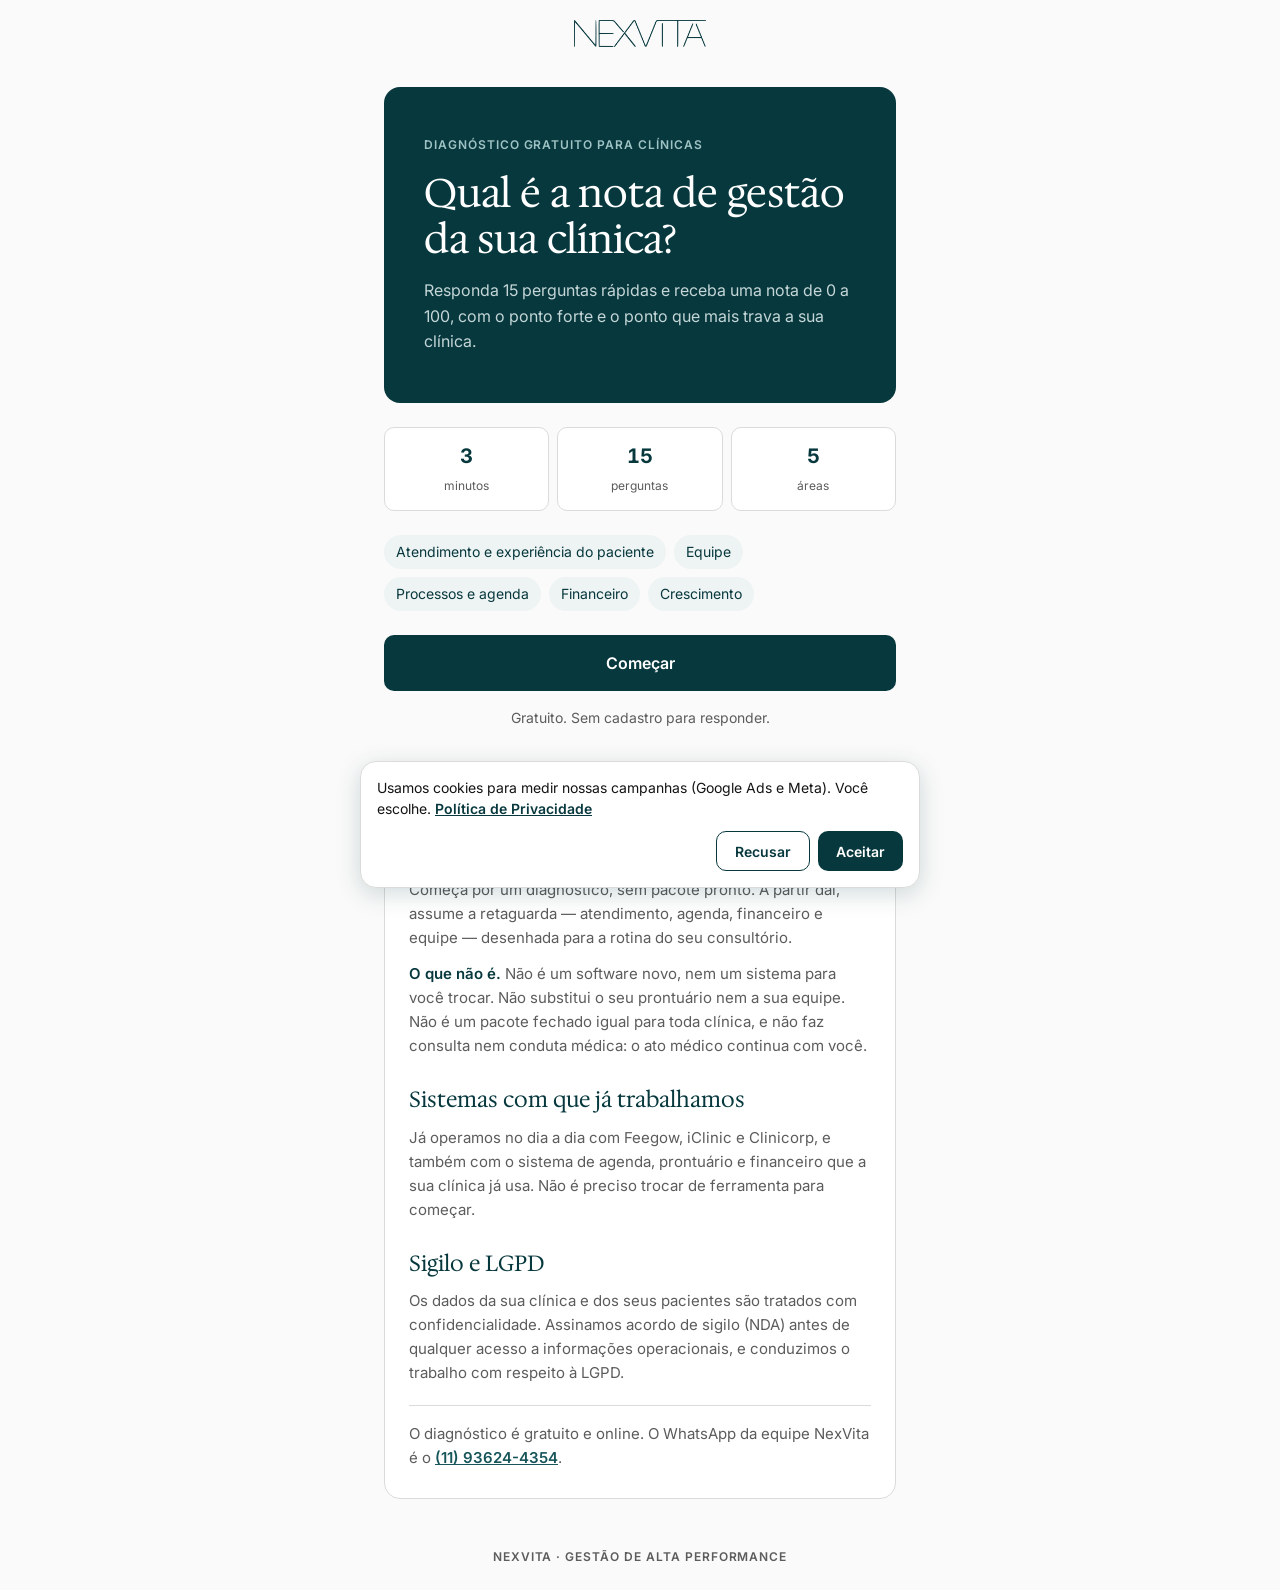
<file: index.html>
<!doctype html>
<html lang="pt-BR">
<head>
<meta charset="utf-8">
<meta name="viewport" content="width=device-width,initial-scale=1,viewport-fit=cover">
<title>Diagnóstico de Gestão NexVita</title>
<meta name="description" content="Descubra em 3 minutos a nota de gestão da sua clínica.">
<meta name="theme-color" content="#07383D">
<link rel="canonical" href="https://diagnostico.nexvita.com/">
<meta property="og:type" content="website">
<meta property="og:locale" content="pt_BR">
<meta property="og:site_name" content="NexVita">
<meta property="og:title" content="Diagnóstico de Gestão NexVita">
<meta property="og:description" content="Descubra em 3 minutos a nota de gestão da sua clínica.">
<meta property="og:url" content="https://diagnostico.nexvita.com/">
<meta property="og:image" content="https://diagnostico.nexvita.com/og.png">
<meta property="og:image:width" content="1200">
<meta property="og:image:height" content="630">
<meta name="twitter:card" content="summary_large_image">
<link rel="icon" type="image/svg+xml" href="assets/xv.svg">
<link rel="icon" type="image/png" href="assets/icone-512.png">
<link rel="stylesheet" href="tokens.css">
<link rel="stylesheet" href="styles.css">
</head>
<body>
<header class="top"><img src="assets/nexvita-petroleo.png" alt="NexVita" class="logo"></header>
<main id="app" class="wrap" tabindex="-1"></main>
<footer class="foot">NexVita · Gestão de Alta Performance</footer>
<script src="config.js"></script>
<script src="consent.js"></script>
<script src="app.js"></script>
</body>
</html>
</file>
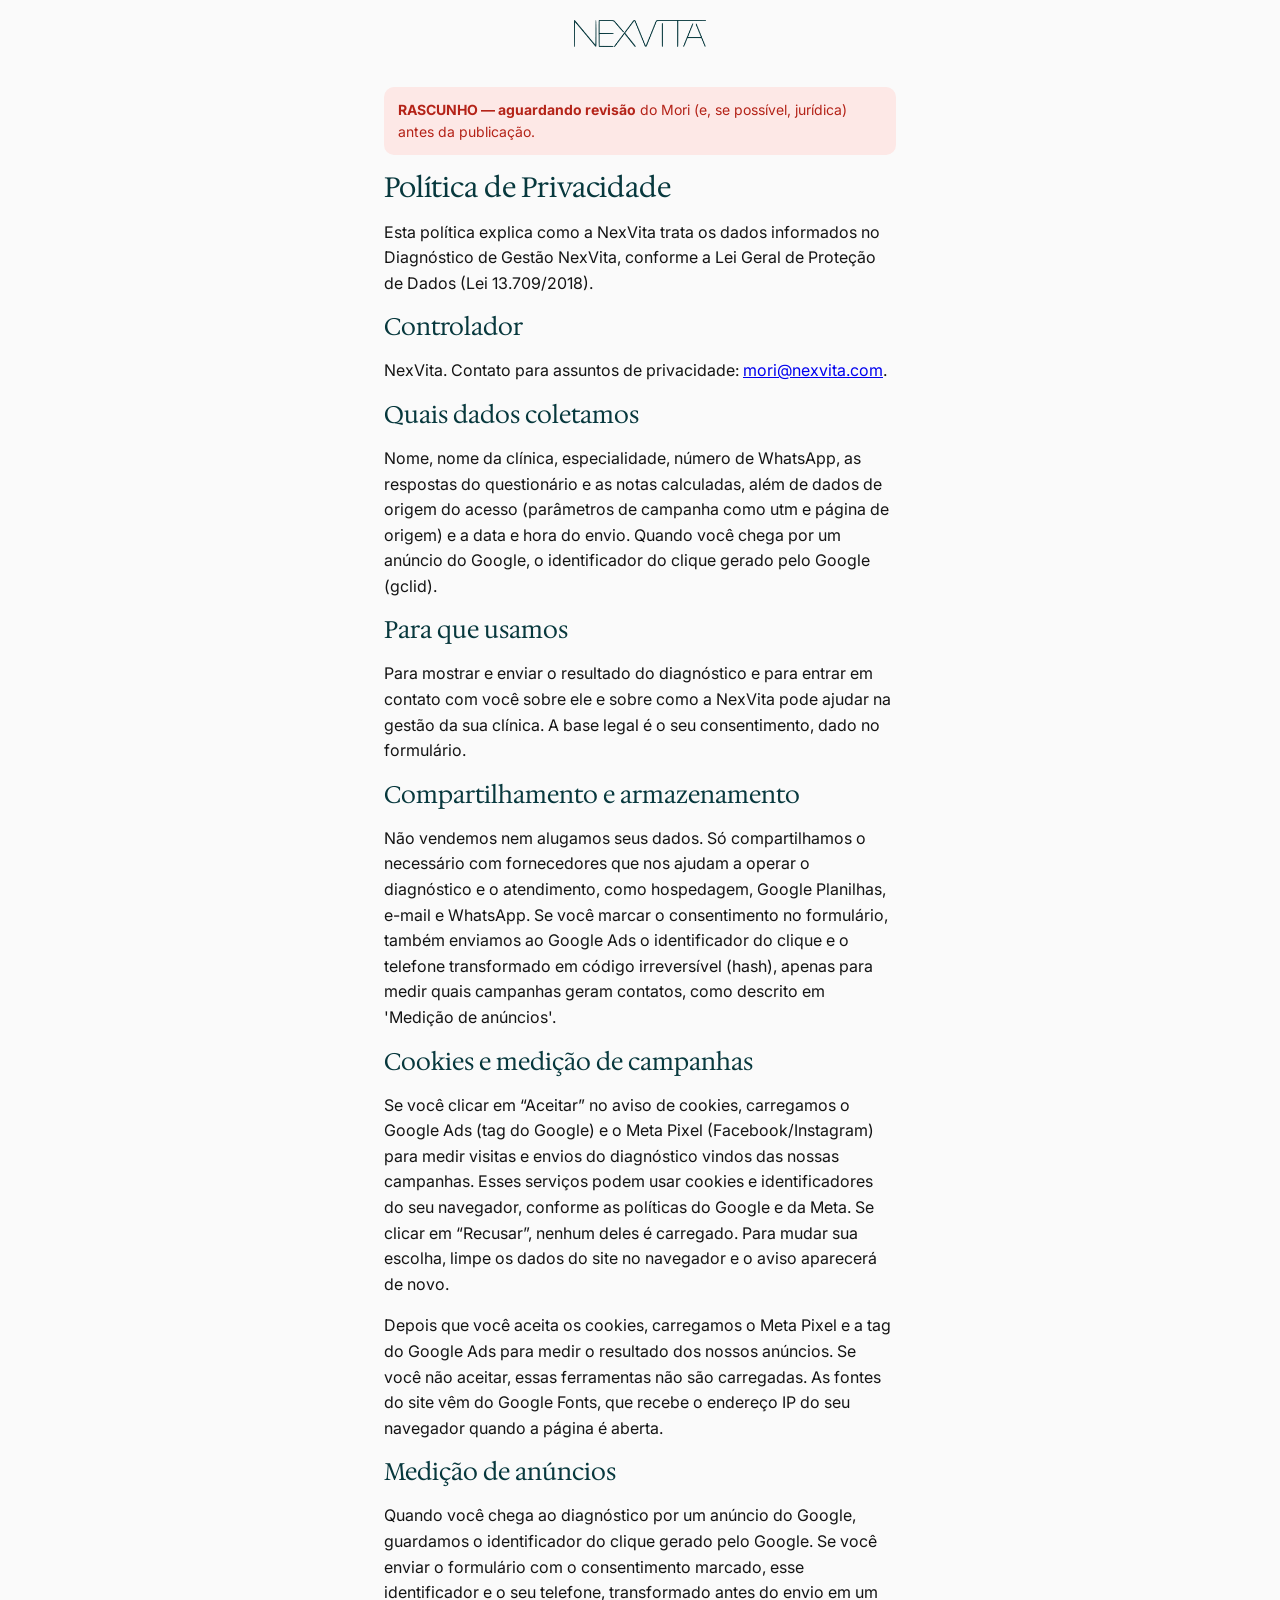
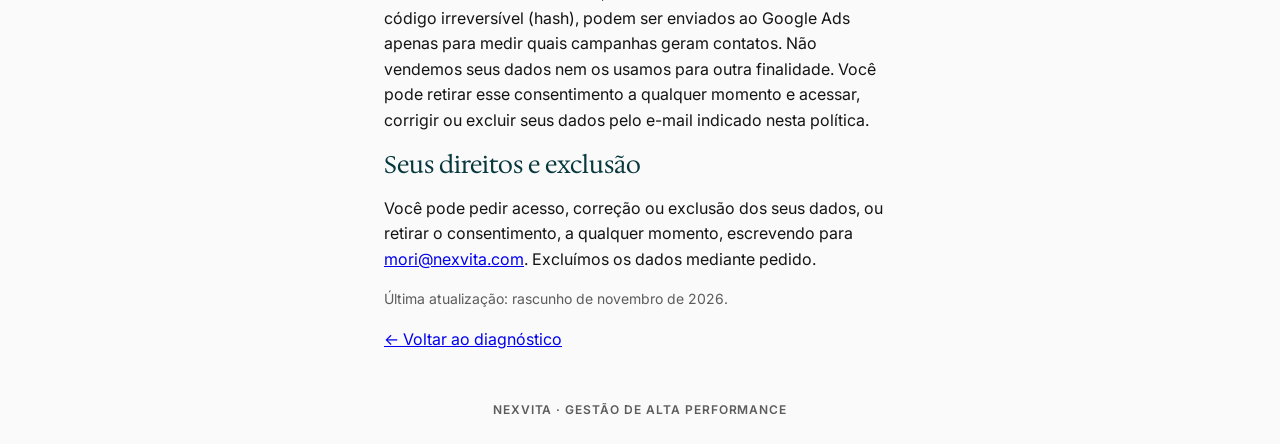
<file: privacidade.html>
<!doctype html>
<html lang="pt-BR"><head><meta charset="utf-8"><meta name="viewport" content="width=device-width,initial-scale=1">
<title>Política de Privacidade — Diagnóstico de Gestão NexVita</title><meta name="robots" content="noindex">
<link rel="icon" href="assets/icone-512.png"><link rel="stylesheet" href="tokens.css"><link rel="stylesheet" href="styles.css"></head>
<body><header class="top"><a href="./"><img src="assets/nexvita-petroleo.png" alt="NexVita" class="logo"></a></header>
<main class="wrap stack">
<p class="alert"><b>RASCUNHO — aguardando revisão</b> do Mori (e, se possível, jurídica) antes da publicação.</p>
<h1 style="font-size:28px">Política de Privacidade</h1>
<p>Esta política explica como a NexVita trata os dados informados no Diagnóstico de Gestão NexVita, conforme a Lei Geral de Proteção de Dados (Lei 13.709/2018).</p>
<h2>Controlador</h2><p>NexVita. Contato para assuntos de privacidade: <a href="mailto:mori@nexvita.com">mori@nexvita.com</a>.</p>
<h2>Quais dados coletamos</h2><p>Nome, nome da clínica, especialidade, número de WhatsApp, as respostas do questionário e as notas calculadas, além de dados de origem do acesso (parâmetros de campanha como utm e página de origem) e a data e hora do envio. Quando você chega por um anúncio do Google, o identificador do clique gerado pelo Google (gclid).</p>
<h2>Para que usamos</h2><p>Para mostrar e enviar o resultado do diagnóstico e para entrar em contato com você sobre ele e sobre como a NexVita pode ajudar na gestão da sua clínica. A base legal é o seu consentimento, dado no formulário.</p>
<h2>Compartilhamento e armazenamento</h2><p>Não vendemos nem alugamos seus dados. Só compartilhamos o necessário com fornecedores que nos ajudam a operar o diagnóstico e o atendimento, como hospedagem, Google Planilhas, e-mail e WhatsApp. Se você marcar o consentimento no formulário, também enviamos ao Google Ads o identificador do clique e o telefone transformado em código irreversível (hash), apenas para medir quais campanhas geram contatos, como descrito em 'Medição de anúncios'.</p>
<h2>Cookies e medição de campanhas</h2><p>Se você clicar em “Aceitar” no aviso de cookies, carregamos o Google Ads (tag do Google) e o Meta Pixel (Facebook/Instagram) para medir visitas e envios do diagnóstico vindos das nossas campanhas. Esses serviços podem usar cookies e identificadores do seu navegador, conforme as políticas do Google e da Meta. Se clicar em “Recusar”, nenhum deles é carregado. Para mudar sua escolha, limpe os dados do site no navegador e o aviso aparecerá de novo.</p><p>Depois que você aceita os cookies, carregamos o Meta Pixel e a tag do Google Ads para medir o resultado dos nossos anúncios. Se você não aceitar, essas ferramentas não são carregadas. As fontes do site vêm do Google Fonts, que recebe o endereço IP do seu navegador quando a página é aberta.</p>
<h2>Medição de anúncios</h2><p>Quando você chega ao diagnóstico por um anúncio do Google, guardamos o identificador do clique gerado pelo Google. Se você enviar o formulário com o consentimento marcado, esse identificador e o seu telefone, transformado antes do envio em um código irreversível (hash), podem ser enviados ao Google Ads apenas para medir quais campanhas geram contatos. Não vendemos seus dados nem os usamos para outra finalidade. Você pode retirar esse consentimento a qualquer momento e acessar, corrigir ou excluir seus dados pelo e-mail indicado nesta política.</p>
<h2>Seus direitos e exclusão</h2><p>Você pode pedir acesso, correção ou exclusão dos seus dados, ou retirar o consentimento, a qualquer momento, escrevendo para <a href="mailto:mori@nexvita.com">mori@nexvita.com</a>. Excluímos os dados mediante pedido.</p>
<p class="small">Última atualização: rascunho de novembro de 2026.</p>
<p><a href="./">← Voltar ao diagnóstico</a></p>
</main><footer class="foot">NexVita · Gestão de Alta Performance</footer></body></html>
</file>
<file: tokens.css>
/* NexVita — tokens de design v1.0 (fonte da verdade: nexvita-identidade-visual.md) */
@import url("https://fonts.googleapis.com/css2?family=Hedvig+Letters+Serif:opsz@12..24&family=Inter:wght@400;500;600;700&display=swap");
:root {
  /* Paleta base */
  --nv-petroleo: #07383D;
  --nv-petroleo-profundo: #04292D;
  --nv-petroleo-medio: #165559;
  --nv-aqua: #9FC3C4;
  --nv-aqua-claro: #C4D6D7;
  --nv-nevoa: #EEF3F3;
  --nv-papel: #FAFAFA;
  --nv-branco: #FFFFFF;
  --nv-tinta: #141414;
  --nv-cinza: #5C5C5C;
  --nv-linha: #DBDBDB;
  --nv-sucesso: #1F7A4D;
  --nv-sucesso-bg: #E4F3EA;
  --nv-alerta: #8A5A00;
  --nv-alerta-bg: #FBF0D9;
  --nv-erro: #B42318;
  --nv-erro-bg: #FDE8E6;
  --nv-info: #165559;
  --nv-info-bg: #E3EEEF;
  --font-sans: "Inter", system-ui, -apple-system, "Segoe UI", Roboto, sans-serif;
  --font-serif: "Hedvig Letters Serif", Georgia, "Times New Roman", serif;
  --font-num: "Inter", system-ui, sans-serif; /* números: font-variant-numeric: tabular-nums lining-nums */
  --fs-12: 12px; --fs-14: 14px; --fs-16: 16px; --fs-18: 18px; --fs-20: 20px; --fs-24: 24px; --fs-32: 32px; --fs-40: 40px; --fs-56: 56px;
  --space-1: 4px; --space-2: 8px; --space-3: 12px; --space-4: 16px; --space-5: 20px; --space-6: 24px; --space-8: 32px; --space-10: 40px; --space-12: 48px; --space-16: 64px; --space-20: 80px;
  --radius-sm: 6px; --radius-md: 10px; --radius-lg: 16px; --radius-pill: 999px;
  --shadow-1: 0 1px 2px rgba(7,56,61,.06), 0 1px 3px rgba(7,56,61,.08);
  --shadow-2: 0 4px 12px rgba(7,56,61,.08), 0 2px 4px rgba(7,56,61,.06);
  --shadow-3: 0 16px 40px rgba(7,56,61,.14);
  --container-max: 1280px; --container-form: 760px; --sidebar-w: 248px;
  --dur-fast: 120ms; --dur: 200ms; --ease: cubic-bezier(.2,.0,.0,1);
  /* Semânticos — tema CLARO (padrão) */
  --c-bg: var(--nv-papel);
  --c-surface: var(--nv-branco);
  --c-surface-2: var(--nv-nevoa);
  --c-border: var(--nv-linha);
  --c-text: var(--nv-tinta);
  --c-text-2: var(--nv-cinza);
  --c-primary: var(--nv-petroleo);
  --c-primary-hover: var(--nv-petroleo-profundo);
  --c-on-primary: #FFFFFF;
  --c-accent: var(--nv-petroleo-medio);
  --c-accent-soft: var(--nv-aqua-claro);
  --c-focus: var(--nv-petroleo-medio);
  --c-success: var(--nv-sucesso);
  --c-success-bg: var(--nv-sucesso-bg);
  --c-warning: var(--nv-alerta);
  --c-warning-bg: var(--nv-alerta-bg);
  --c-danger: var(--nv-erro);
  --c-danger-bg: var(--nv-erro-bg);
  color-scheme: light;
}
/* Tema ESCURO — opcional, somente em aplicativos */
[data-theme="dark"] {
  --c-bg: #071C1F;
  --c-surface: #0C292D;
  --c-surface-2: #123539;
  --c-border: #22474B;
  --c-text: #ECF3F3;
  --c-text-2: #A7BEBF;
  --c-primary: #8CCFCB;
  --c-primary-hover: #A9DEDA;
  --c-on-primary: #04292D;
  --c-accent: #8CCFCB;
  --c-accent-soft: #1A4448;
  --c-focus: #8CCFCB;
  --c-success: #6FD3A0;
  --c-success-bg: #0F3527;
  --c-warning: #F2C46D;
  --c-warning-bg: #3A2E12;
  --c-danger: #FF9B8F;
  --c-danger-bg: #3D1A17;
  --shadow-1: 0 1px 2px rgba(0,0,0,.4); --shadow-2: 0 4px 12px rgba(0,0,0,.45); --shadow-3: 0 16px 40px rgba(0,0,0,.55);
  color-scheme: dark;
}
</file>
<file: styles.css>
/* Diagnóstico NexVita — usa tokens.css (não alterar cores aqui; use as variáveis) */
*{box-sizing:border-box;margin:0}
html,body{background:var(--c-bg);color:var(--c-text);font:400 16px/1.6 var(--font-sans);-webkit-font-smoothing:antialiased}
body{min-height:100dvh;display:flex;flex-direction:column}
.num{font-family:var(--font-num);font-variant-numeric:tabular-nums lining-nums}
h1,h2,h3{font-family:var(--font-serif);font-weight:400;color:var(--c-primary)}
h1{font-size:32px;line-height:1.15;letter-spacing:-.005em}
h2{font-size:24px;line-height:1.25}
.top{padding:20px 24px 8px;display:flex;justify-content:center}
.logo{width:132px;height:auto}
.wrap{flex:1;width:100%;max-width:560px;margin:0 auto;padding:16px 24px 32px;outline:none}
.foot{text-align:center;font-size:12px;color:var(--c-text-2);padding:16px 24px 24px;letter-spacing:.08em;text-transform:uppercase;font-weight:600}
.over{font-size:12px;font-weight:600;letter-spacing:.08em;text-transform:uppercase;color:var(--c-accent)}
.lead{font-size:18px;color:var(--c-text-2)}
.small{font-size:14px;color:var(--c-text-2)}
.stack>*+*{margin-top:16px}
.btn{display:flex;align-items:center;justify-content:center;gap:8px;width:100%;min-height:56px;padding:0 24px;border:0;border-radius:var(--radius-md);font:600 16px var(--font-sans);cursor:pointer;text-decoration:none;transition:background var(--dur) var(--ease)}
.btn-primary{background:var(--c-primary);color:var(--c-on-primary)}
.btn-primary:hover{background:var(--c-primary-hover)}
.btn-ghost{background:transparent;color:var(--c-primary);border:1px solid var(--c-border)}
.btn-ghost:hover{background:var(--c-surface-2)}
.btn[disabled]{opacity:.5;cursor:not-allowed}
.btn:focus-visible,.opt:focus-visible,input:focus-visible{outline:2px solid var(--c-focus);outline-offset:2px}
.spin{width:18px;height:18px;border:2px solid currentColor;border-right-color:transparent;border-radius:50%;animation:s .8s linear infinite}
@keyframes s{to{transform:rotate(360deg)}}
/* Intro */
.hero{background:var(--c-primary);color:#fff;border-radius:var(--radius-lg);padding:32px 24px;margin-top:8px}
.hero h1{color:#fff}
.hero .over{color:var(--nv-aqua)}
.hero p{color:var(--nv-aqua-claro)}
.facts{display:grid;grid-template-columns:repeat(3,1fr);gap:8px;margin:24px 0}
.fact{background:var(--c-surface);border:1px solid var(--c-border);border-radius:var(--radius-md);padding:12px;text-align:center}
.fact b{display:block;font-size:20px;color:var(--c-primary)}
.fact span{font-size:12px;color:var(--c-text-2)}
.areas-list{list-style:none;padding:0;display:flex;flex-wrap:wrap;gap:8px;margin:0 0 24px}
.areas-list li{font-size:14px;background:var(--c-surface-2);color:var(--c-primary);border-radius:var(--radius-pill);padding:6px 12px}
/* Pergunta */
.prog-row{display:flex;gap:12px;justify-content:space-between;align-items:center;font-size:14px;color:var(--c-text-2);margin-bottom:8px}
.prog-row .num{white-space:nowrap}
.prog{height:6px;background:var(--c-surface-2);border-radius:99px;overflow:hidden}
.prog i{display:block;height:100%;background:var(--c-primary);border-radius:99px;transition:width var(--dur) var(--ease)}
.q h2{margin:8px 0 24px;font-size:26px;line-height:1.25}
.opts{display:grid;gap:12px}
.opt{display:flex;align-items:center;gap:14px;width:100%;min-height:60px;padding:14px 16px;text-align:left;background:var(--c-surface);border:1.5px solid var(--c-border);border-radius:var(--radius-md);font:500 16px/1.4 var(--font-sans);color:var(--c-text);cursor:pointer;transition:all var(--dur-fast) var(--ease)}
.opt:hover{border-color:var(--c-accent-soft);background:var(--c-surface-2)}
.opt .dot{flex:none;width:22px;height:22px;border-radius:50%;border:1.5px solid var(--c-border);display:grid;place-items:center}
.opt[aria-checked=true]{border-color:var(--c-primary);background:var(--nv-info-bg)}
.opt[aria-checked=true] .dot{border-color:var(--c-primary);background:var(--c-primary)}
.opt[aria-checked=true] .dot::after{content:"";width:8px;height:8px;border-radius:50%;background:#fff}
.back{background:none;border:0;color:var(--c-accent);font:600 14px var(--font-sans);padding:8px 0;cursor:pointer;margin-top:20px}
.back[hidden]{display:none}
/* Formulário */
.field{display:block}
.field label{display:block;font-size:14px;font-weight:600;margin-bottom:6px}
.field input{width:100%;min-height:52px;padding:0 14px;border:1px solid var(--c-border);border-radius:var(--radius-md);background:var(--c-surface);font:400 16px var(--font-sans);color:var(--c-text)}
.field .err{display:none;color:var(--c-danger);font-size:14px;margin-top:4px}
.field.invalid input{border-color:var(--c-danger)}
.field.invalid .err{display:block}
.consent{display:flex;gap:10px;align-items:flex-start;font-size:14px;color:var(--c-text-2)}
.consent input{width:20px;height:20px;margin-top:2px;accent-color:var(--nv-petroleo);flex:none}
.consent a{color:var(--c-accent)}
.alert{background:var(--c-danger-bg);color:var(--c-danger);padding:12px 14px;border-radius:var(--radius-md);font-size:14px}
.lock{display:flex;gap:8px;align-items:center;justify-content:center;font-size:12px;color:var(--c-text-2)}
/* Resultado */
.score-card{background:var(--c-surface);border:1px solid var(--c-border);border-radius:var(--radius-lg);padding:28px 24px;text-align:center;box-shadow:var(--shadow-1)}
.ring{position:relative;width:180px;height:180px;margin:16px auto}
.ring svg{transform:rotate(-90deg)}
.ring .val{position:absolute;inset:0;display:grid;place-content:center}
.ring .val b{font-size:52px;font-weight:600;line-height:1;color:var(--c-primary)}
.ring .val span{font-size:14px;color:var(--c-text-2)}
.badge{display:inline-block;padding:6px 14px;border-radius:99px;font-size:14px;font-weight:600}
.lv-0{background:var(--c-danger-bg);color:var(--c-danger)}
.lv-1{background:var(--c-warning-bg);color:var(--c-warning)}
.lv-2{background:var(--nv-info-bg);color:var(--nv-info)}
.lv-3{background:var(--c-success-bg);color:var(--c-success)}
.hl{display:grid;grid-template-columns:1fr 1fr;gap:12px}
.hl div{background:var(--c-surface-2);border-radius:var(--radius-md);padding:14px}
.hl small{display:block;font-size:12px;font-weight:600;letter-spacing:.08em;text-transform:uppercase;color:var(--c-text-2)}
.hl b{display:block;font-weight:600;color:var(--c-primary);font-size:15px;line-height:1.3;margin-top:4px}
.bars{display:grid;gap:20px}
.bar-h{display:flex;justify-content:space-between;align-items:baseline;gap:12px;font-weight:600;font-size:15px}
.bar-h .num{color:var(--c-primary)}
.bar{height:10px;background:var(--c-surface-2);border-radius:99px;margin:8px 0;overflow:hidden}
.bar i{display:block;height:100%;border-radius:99px;background:var(--c-primary)}
.bar i.low{background:var(--nv-erro)}.bar i.mid{background:var(--nv-petroleo-medio)}
.bars p{font-size:14px;color:var(--c-text-2);line-height:1.5}
.cta-box{background:var(--c-primary);color:#fff;border-radius:var(--radius-lg);padding:28px 24px}
.cta-box h2{color:#fff}
.cta-box p{color:var(--nv-aqua-claro)}
.cta-box .btn-primary{background:#fff;color:var(--nv-petroleo)}
.cta-box .btn-primary:hover{background:var(--nv-nevoa)}
.share-row{display:grid;grid-template-columns:1fr 1fr;gap:12px}
.share-prev{width:100%;border-radius:var(--radius-md);border:1px solid var(--c-border);display:block}
/* Bloco institucional (intro e resultado) */
.stack>.about{margin-top:32px}
.about{background:var(--c-surface);border:1px solid var(--c-border);border-radius:var(--radius-lg);padding:28px 24px}
.about h2{font-size:22px;line-height:1.25;margin-bottom:12px}
.about p{font-size:15px;line-height:1.6;color:var(--c-text-2)}
.about p+p{margin-top:12px}
.about p+h2{margin-top:28px}
.about strong{font-weight:600;color:var(--c-primary)}
.about .about-close{border-top:1px solid var(--c-border);padding-top:16px;margin-top:20px}
.about a{color:var(--c-accent);font-weight:600;white-space:nowrap}
.tag-ex{display:inline-block;font-size:12px;font-weight:600;background:var(--c-warning-bg);color:var(--c-warning);padding:2px 8px;border-radius:6px}
@media (min-width:768px){h1{font-size:40px}.hero{padding:48px 40px}.wrap{padding-top:24px}}
@media (prefers-reduced-motion:reduce){*{transition:none!important;animation:none!important}}

/* Banner de cookies (LGPD) */
#cookie-banner{position:fixed;left:12px;right:12px;bottom:12px;z-index:50;max-width:560px;margin:0 auto;background:#fff;color:#141414;border:1px solid #DBDBDB;border-radius:16px;box-shadow:0 6px 24px rgba(7,56,61,.18);padding:16px;font-family:"Inter",system-ui,sans-serif;font-size:14px;line-height:1.45}
#cookie-banner p{margin:0 0 12px}
#cookie-banner a{color:#07383D;font-weight:600}
#cookie-banner .cb-btns{display:flex;gap:8px;justify-content:flex-end}
#cookie-banner .btn{width:auto;min-height:40px;padding:8px 18px;font-size:14px}
#cookie-banner .cb-ok{background:#07383D;color:#fff;border:0}
#cookie-banner .cb-no{background:#fff;color:#07383D;border:1px solid #07383D}
</file>
